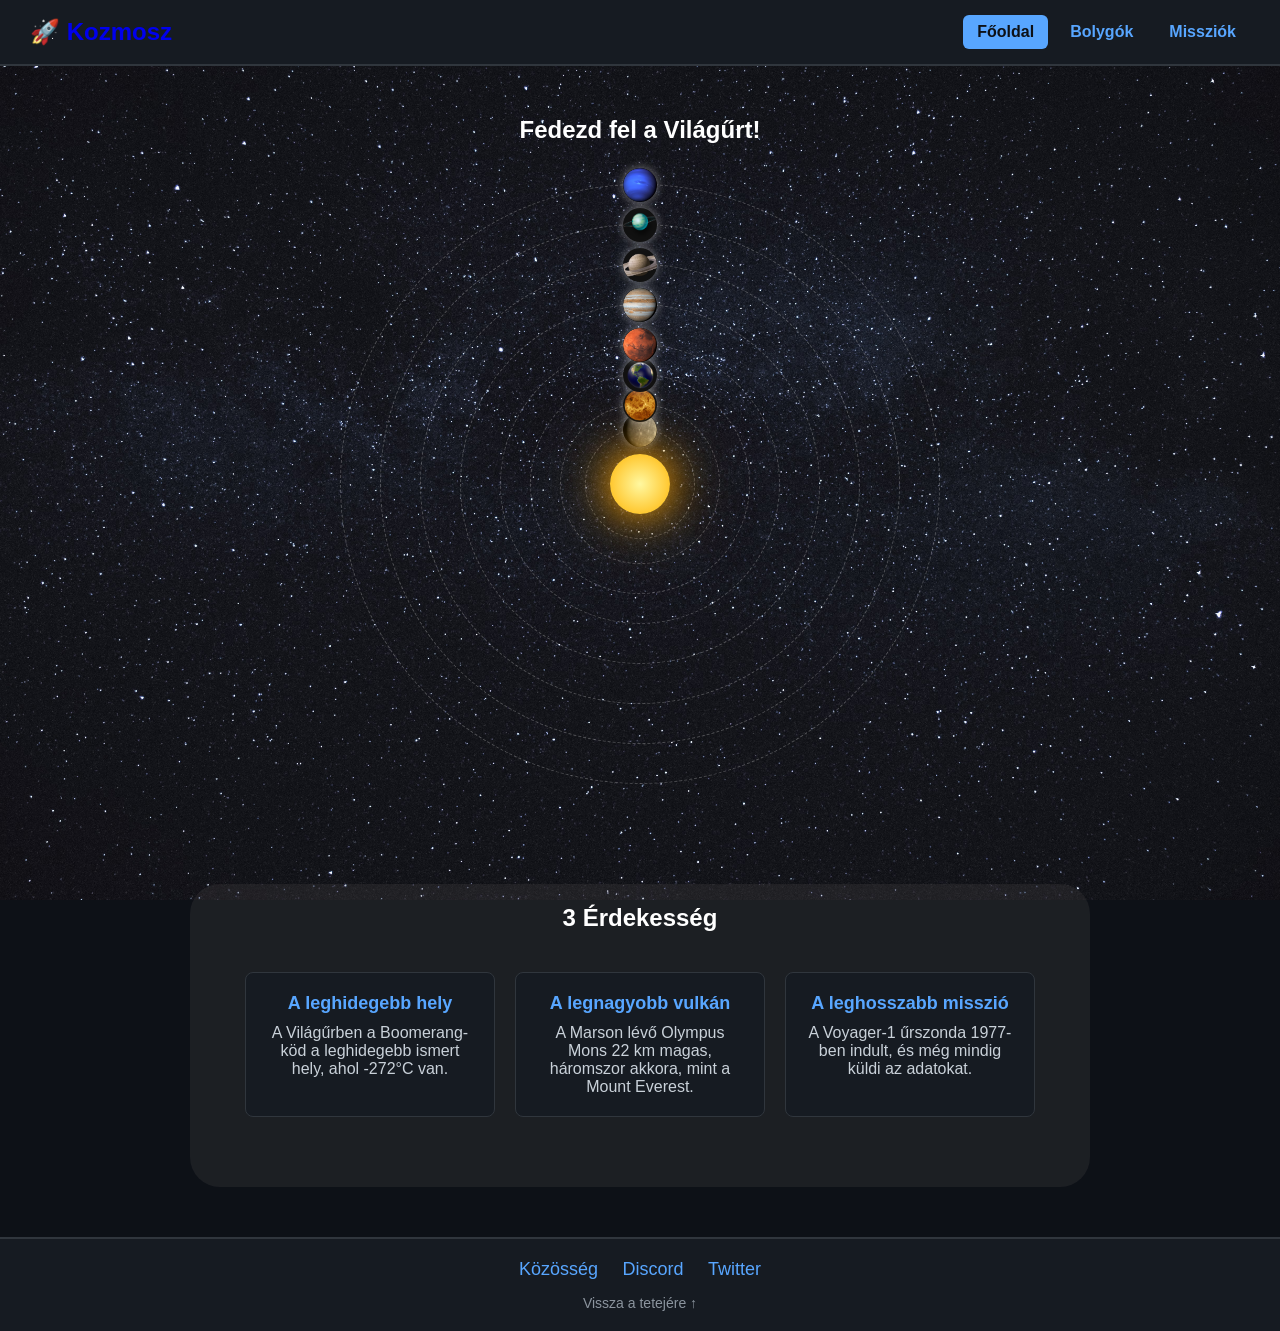
<file: index.html>
<!DOCTYPE html>
<html lang="hu">
<head>
    <meta charset="UTF-8">
    <meta name="viewport" content="width=device-width, initial-scale=1.0">
    <title>Kozmikus Áttekintés</title>
    <link rel="icon" type="image/png" href="kepek/icon.png">
    <link rel="stylesheet" href="kozos.css">
    <link rel="stylesheet" href="index.css">
</head>
<body>
    <header>
        <a href="index.html" class="logo">🚀 Kozmosz</a>
        <input type="checkbox" id="menu-toggle" class="menu-toggle">
        <label for="menu-toggle" class="hamburger" aria-label="Menü megnyitása">
            <span></span><span></span><span></span>
        </label>
        <nav>
            <ul>
                <li><a href="index.html" class="active">Főoldal</a></li>
                <li><a href="planets.html">Bolygók</a></li>
                <li><a href="missions.html">Missziók</a></li>
            </ul>
        </nav>
    </header>

    <main>
        <section class="hero">
            <h1>Fedezd fel a Világűrt!</h1>

            <div class="naprendszer">
                <div class="nap"></div>
                <div class="palya palya1"><div class="bolygo"><img src="images/mercury.png" alt="Merkúr"></div></div>
                <div class="palya palya2"><div class="bolygo"><img src="images/venus.png" alt="Vénusz"></div></div>
                <div class="palya palya3"><div class="bolygo"><img src="images/earth.png" alt="Föld"></div></div>
                <div class="palya palya4"><div class="bolygo"><img src="images/mars.png" alt="Mars"></div></div>
                <div class="palya palya5"><div class="bolygo"><img src="images/jupiter.png" alt="Jupiter"></div></div>
                <div class="palya palya6"><div class="bolygo"><img src="images/saturn.png" alt="Szaturnusz"></div></div>
                <div class="palya palya7"><div class="bolygo"><img src="images/Uranus.png" alt="Uránusz"></div></div>
                <div class="palya palya8"><div class="bolygo"><img src="images/neptune.png" alt="Neptunusz"></div></div>
            </div>
        </section>

        <div class="erdekessegkont">
            <section class="erdekessegek">
                <h2>3 Érdekesség</h2>
                <div class="kartya-doboz">
                    <div class="kartya">
                        <h3>A leghidegebb hely</h3>
                        <p>A Világűrben a Boomerang-köd a leghidegebb ismert hely, ahol -272°C van.</p>
                    </div>
                    <div class="kartya">
                        <h3>A legnagyobb vulkán</h3>
                        <p>A Marson lévő Olympus Mons 22 km magas, háromszor akkora, mint a Mount Everest.</p>
                    </div>
                    <div class="kartya">
                        <h3>A leghosszabb misszió</h3>
                        <p>A Voyager-1 űrszonda 1977-ben indult, és még mindig küldi az adatokat.</p>
                    </div>
                </div>
            </section>
        </div>
    </main>

    <footer>
        <div>
            <a href="#">Közösség</a>
            <a href="#">Discord</a>
            <a href="#">Twitter</a>
        </div>
        <a href="#" class="back-to-top">Vissza a tetejére ↑</a>
    </footer>
</body>
</html>
</file>
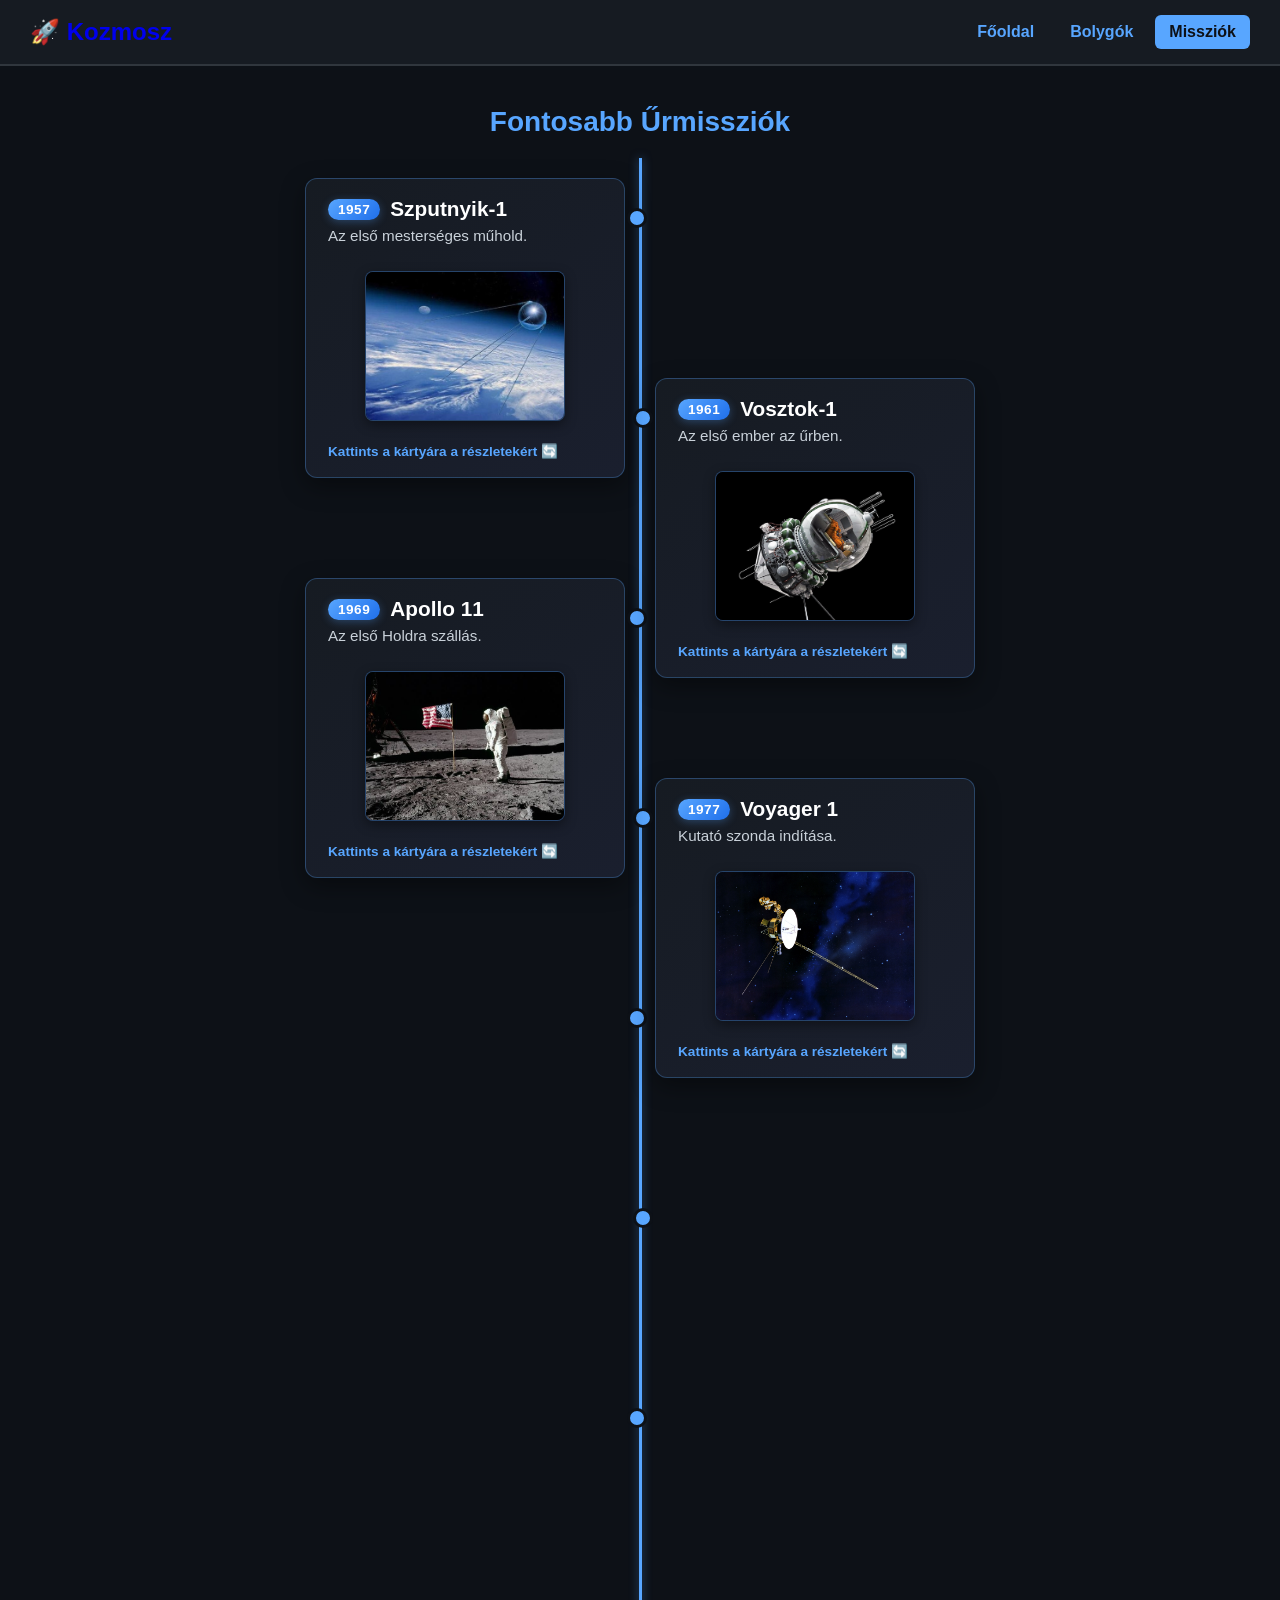
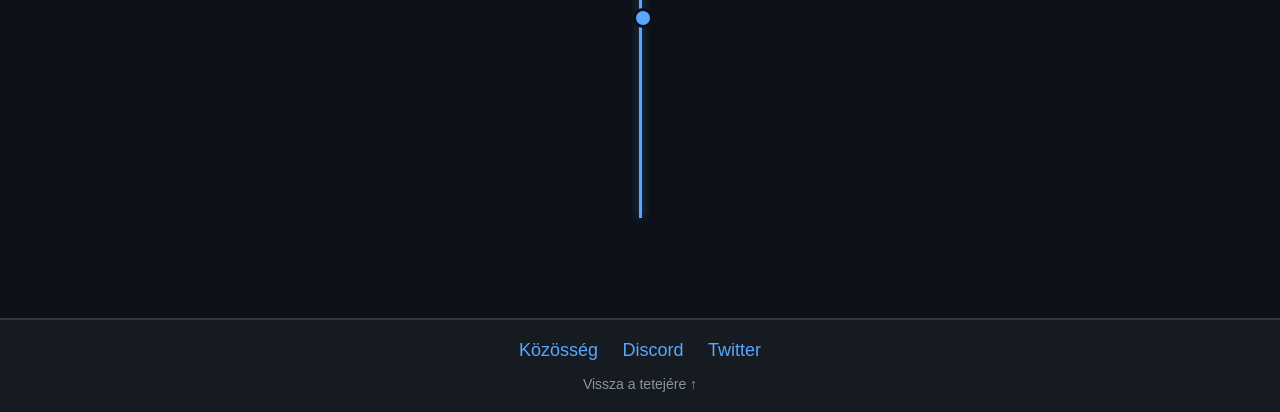
<file: missions.html>
<!DOCTYPE html>
<html lang="hu">
<head>
    <meta charset="UTF-8">
    <meta name="viewport" content="width=device-width, initial-scale=1.0">
    <title>Missziók</title>
    <link rel="icon" type="image/png" href="kepek/icon.png">
    <link rel="stylesheet" href="kozos.css">
    <link rel="stylesheet" href="missions.css">
</head>
<body>

    <header>
        <a href="index.html" class="logo">🚀 Kozmosz</a>
        <input type="checkbox" id="menu-toggle" class="menu-toggle">
        <label for="menu-toggle" class="hamburger" aria-label="Menü megnyitása">
            <span></span><span></span><span></span>
        </label>
        <nav>
            <ul>
                <li><a href="index.html">Főoldal</a></li>
                <li><a href="planets.html">Bolygók</a></li>
                <li><a href="missions.html" class="active">Missziók</a></li>
            </ul>
        </nav>
    </header>

    <main>
        <h2>Fontosabb Űrmissziók</h2>

        <div class="idovonal">

            <div class="misszio" onclick="this.classList.toggle('flipped')" tabindex="0">
                <div class="misszio-inner">
                    <div class="misszio-front">
                        <div class="card-text-top">
                            <h2><span class="misszio-ev">1957</span> Szputnyik-1</h2>
                            <p>Az első mesterséges műhold.</p>
                        </div>
                        <div class="misszio-img-container">
                            <img src="images/szputnyik.jpeg" alt="Szputnyik-1 műhold" class="misszio-img">
                        </div>
                        <div class="flip-hint">Kattints a kártyára a részletekért 🔄</div>
                    </div>
                    <div class="misszio-back">
                        <div>
                            <h3>Szputnyik-1 Részletek</h3>
                            <p>A Szovjetunió által fellőtt gömb alakú műhold volt az első ember alkotta tárgy, amely Föld körüli pályára állt, elindítva az űrkorszakot.</p>
                        </div>
                        <div class="back-footer">Kattints az újbóli megfordításhoz ↩️</div>
                    </div>
                </div>
            </div>

            <div class="misszio" onclick="this.classList.toggle('flipped')" tabindex="0">
                <div class="misszio-inner">
                    <div class="misszio-front">
                        <div class="card-text-top">
                            <h2><span class="misszio-ev">1961</span> Vosztok-1</h2>
                            <p>Az első ember az űrben.</p>
                        </div>
                        <div class="misszio-img-container">
                            <img src="images/vostok_graphic.jpg" alt="Vosztok-1 űrhajó" class="misszio-img">
                        </div>
                        <div class="flip-hint">Kattints a kártyára a részletekért 🔄</div>
                    </div>
                    <div class="misszio-back">
                        <div>
                            <h3>Vosztok-1 Részletek</h3>
                            <p>Jurij Gagarin szovjet űrhajós volt az első ember, aki kijutott a világűrbe és megkerülte a Földet a Vosztok-1 fedélzetén.</p>
                        </div>
                        <div class="back-footer">Kattints az újbóli megfordításhoz ↩️</div>
                    </div>
                </div>
            </div>

            <div class="misszio" onclick="this.classList.toggle('flipped')" tabindex="0">
                <div class="misszio-inner">
                    <div class="misszio-front">
                        <div class="card-text-top">
                            <h2><span class="misszio-ev">1969</span> Apollo 11</h2>
                            <p>Az első Holdra szállás.</p>
                        </div>
                        <div class="misszio-img-container">
                            <img src="images/apollo-11.jpg" alt="Apollo 11 Holdkomp" class="misszio-img">
                        </div>
                        <div class="flip-hint">Kattints a kártyára a részletekért 🔄</div>
                    </div>
                    <div class="misszio-back">
                        <div>
                            <h3>Apollo 11 Részletek</h3>
                            <p>Neil Armstrong és Buzz Aldrin léptek először a Holdra. Ők voltak az első emberek, akik egy másik égitesten jártak.</p>
                        </div>
                        <div class="back-footer">Kattints az újbóli megfordításhoz ↩️</div>
                    </div>
                </div>
            </div>

            <div class="misszio" onclick="this.classList.toggle('flipped')" tabindex="0">
                <div class="misszio-inner">
                    <div class="misszio-front">
                        <div class="card-text-top">
                            <h2><span class="misszio-ev">1977</span> Voyager 1</h2>
                            <p>Kutató szonda indítása.</p>
                        </div>
                        <div class="misszio-img-container">
                            <img src="images/Voyager_spacecraft.jpg" alt="Voyager 1 szonda" class="misszio-img">
                        </div>
                        <div class="flip-hint">Kattints a kártyára a részletekért 🔄</div>
                    </div>
                    <div class="misszio-back">
                        <div>
                            <h3>Voyager 1 Részletek</h3>
                            <p>Ez a szonda jutott a legmesszebbre a Földtől, már elhagyta a mi naprendszerünket is, és jelenleg is küld adatokat az csillagközi térből.</p>
                        </div>
                        <div class="back-footer">Kattints az újbóli megfordításhoz ↩️</div>
                    </div>
                </div>
            </div>

            <div class="misszio" onclick="this.classList.toggle('flipped')" tabindex="0">
                <div class="misszio-inner">
                    <div class="misszio-front">
                        <div class="card-text-top">
                            <h2><span class="misszio-ev">1990</span> Hubble távcső</h2>
                            <p>Optikai űrtávcső Föld körüli pályán.</p>
                        </div>
                        <div class="misszio-img-container">
                            <img src="images/hubble.jpg" alt="Hubble űrtávcső" class="misszio-img">
                        </div>
                        <div class="flip-hint">Kattints a kártyára a részletekért 🔄</div>
                    </div>
                    <div class="misszio-back">
                        <div>
                            <h3>Hubble Részletek</h3>
                            <p>Az egyik leghíresebb űrteleszkóp, amely több százezer lenyűgöző képet készített galaxisokról, ködökről és távoli bolygókról.</p>
                        </div>
                        <div class="back-footer">Kattints az újbóli megfordításhoz ↩️</div>
                    </div>
                </div>
            </div>

            <div class="misszio" onclick="this.classList.toggle('flipped')" tabindex="0">
                <div class="misszio-inner">
                    <div class="misszio-front">
                        <div class="card-text-top">
                            <h2><span class="misszio-ev">1998</span> Nemzetközi Űrállomás</h2>
                            <p>Állandó kutatóbázis a Föld körül.</p>
                        </div>
                        <div class="misszio-img-container">
                            <img src="images/iss.webp" alt="Nemzetközi Űrállomás ISS" class="misszio-img">
                        </div>
                        <div class="flip-hint">Kattints a kártyára a részletekért 🔄</div>
                    </div>
                    <div class="misszio-back">
                        <div>
                            <h3>ISS Részletek</h3>
                            <p>Több nemzet együttműködésével épült mikrogravitációs laboratórium, ahol 2000 óta folyamatosan élnek és dolgoznak űrhajósok.</p>
                        </div>
                        <div class="back-footer">Kattints az újbóli megfordításhoz ↩️</div>
                    </div>
                </div>
            </div>

            <div class="misszio" onclick="this.classList.toggle('flipped')" tabindex="0">
                <div class="misszio-inner">
                    <div class="misszio-front">
                        <div class="card-text-top">
                            <h2><span class="misszio-ev">2012</span> Curiosity rover</h2>
                            <p>A Mars felszínének kutatása.</p>
                        </div>
                        <div class="misszio-img-container">
                            <img src="images/Curiosity rover.jfif" alt="Curiosity marsjáró" class="misszio-img">
                        </div>
                        <div class="flip-hint">Kattints a kártyára a részletekért 🔄</div>
                    </div>
                    <div class="misszio-back">
                        <div>
                            <h3>Curiosity Részletek</h3>
                            <p>A NASA marsjárója a Gale-kráterben landolt, és bebizonyította, hogy a Marson egykor jelen lehettek az élet feltételei.</p>
                        </div>
                        <div class="back-footer">Kattints az újbóli megfordításhoz ↩️</div>
                    </div>
                </div>
            </div>

            <div class="misszio" onclick="this.classList.toggle('flipped')" tabindex="0">
                <div class="misszio-inner">
                    <div class="misszio-front">
                        <div class="card-text-top">
                            <h2><span class="misszio-ev">2021</span> James Webb</h2>
                            <p>Új generációs űrtávcső.</p>
                        </div>
                        <div class="misszio-img-container">
                            <img src="images/James_Webb_Space_Telescope.jpg" alt="James Webb űrtávcső" class="misszio-img">
                        </div>
                        <div class="flip-hint">Kattints a kártyára a részletekért 🔄</div>
                    </div>
                    <div class="misszio-back">
                        <div>
                            <h3>James Webb Részletek</h3>
                            <p>Az eddigi legfejlettebb infravörös űrtávcső, amely az univerzum legelső galaxisait és exobolygók légkörét vizsgálja.</p>
                        </div>
                        <div class="back-footer">Kattints az újbóli megfordításhoz ↩️</div>
                    </div>
                </div>
            </div>

        </div>
    </main>

    <footer>
        <div>
            <a href="#">Közösség</a>
            <a href="#">Discord</a>
            <a href="#">Twitter</a>
        </div>
        <a href="#" class="back-to-top">Vissza a tetejére ↑</a>
    </footer>

</body>
</html>
</file>
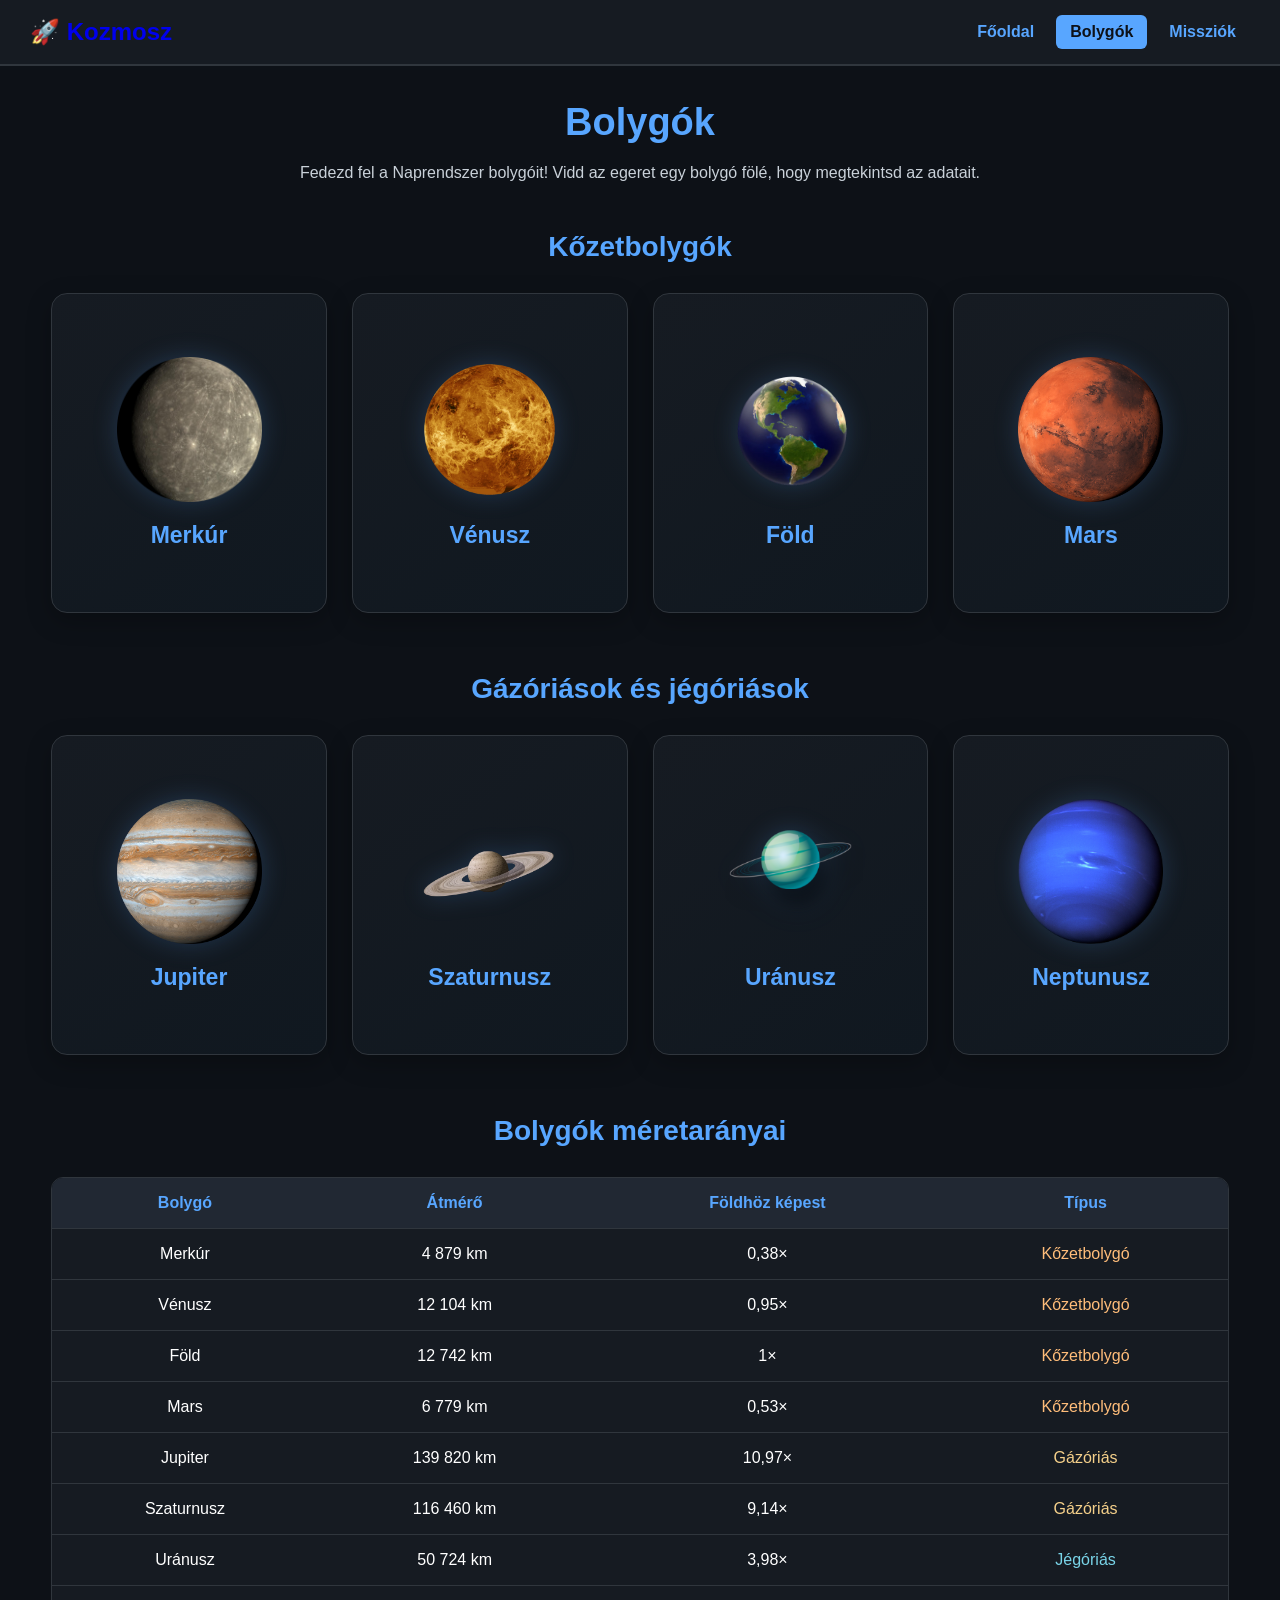
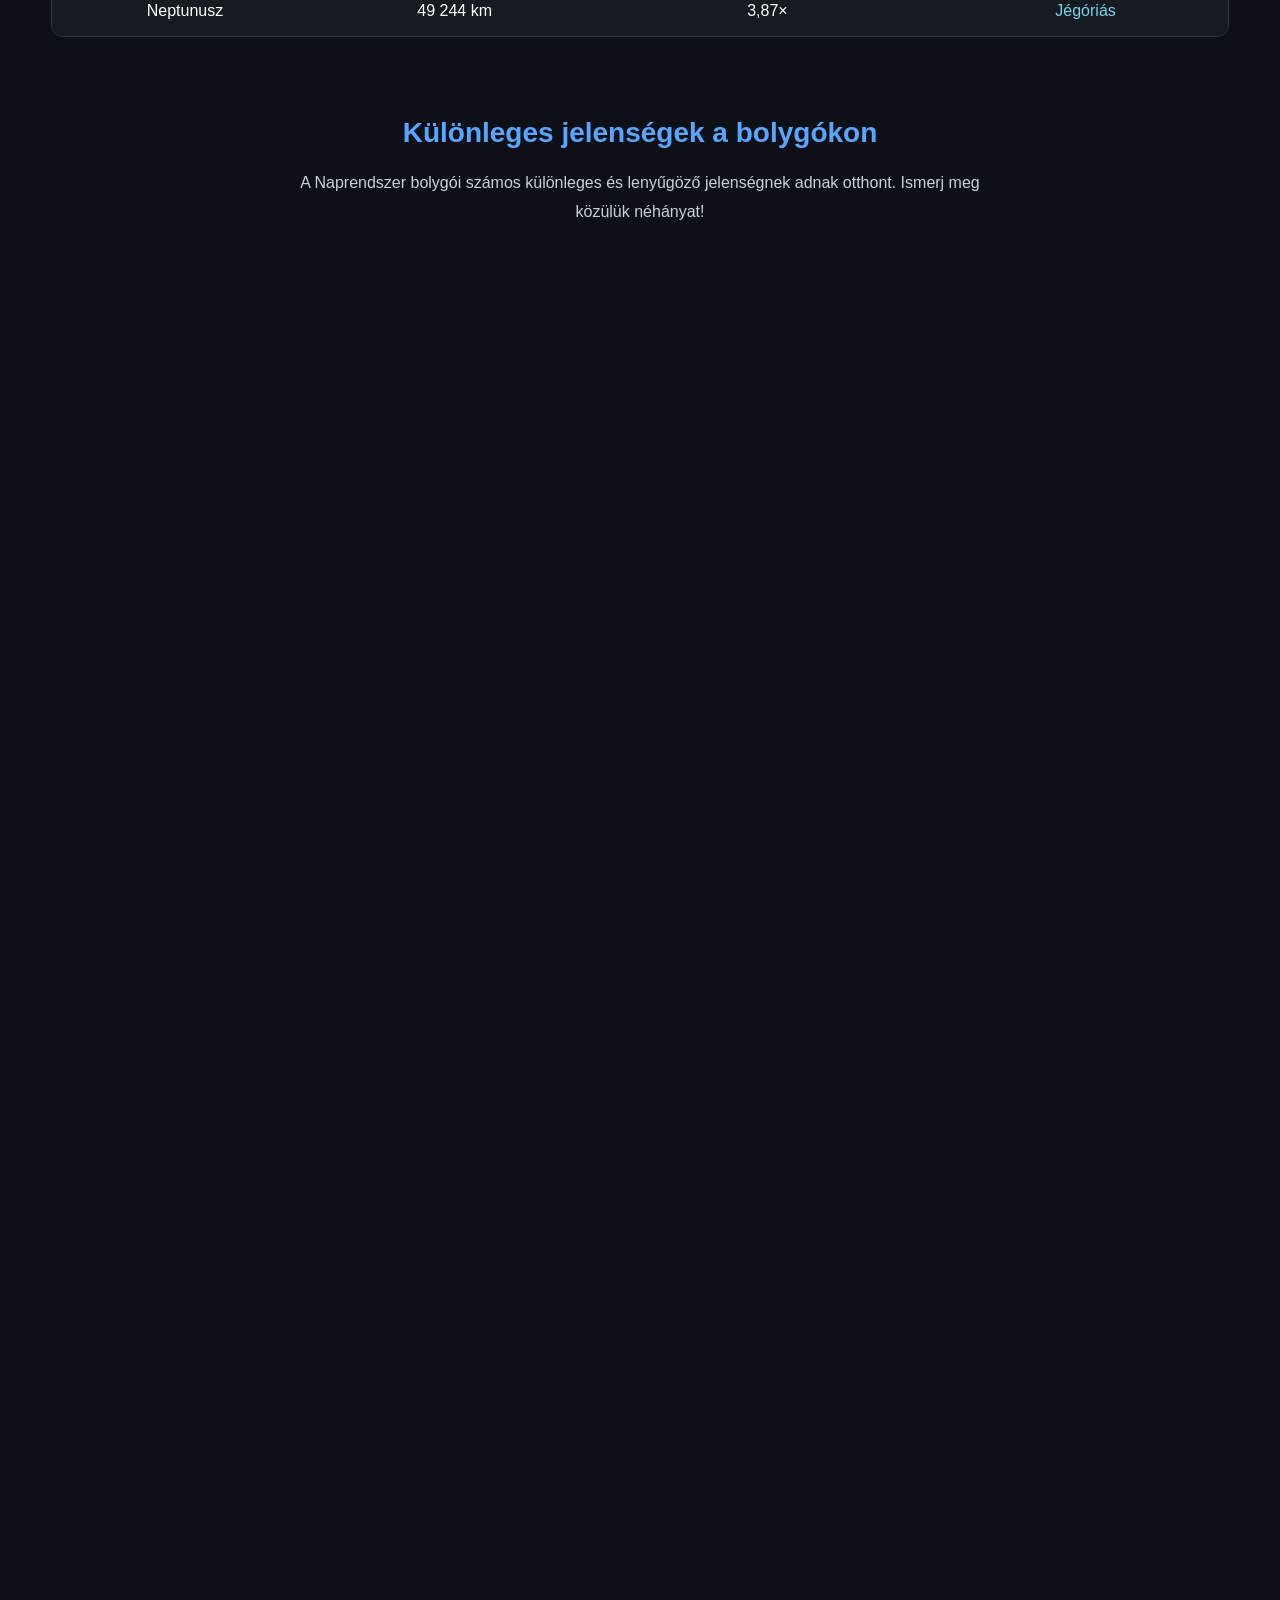
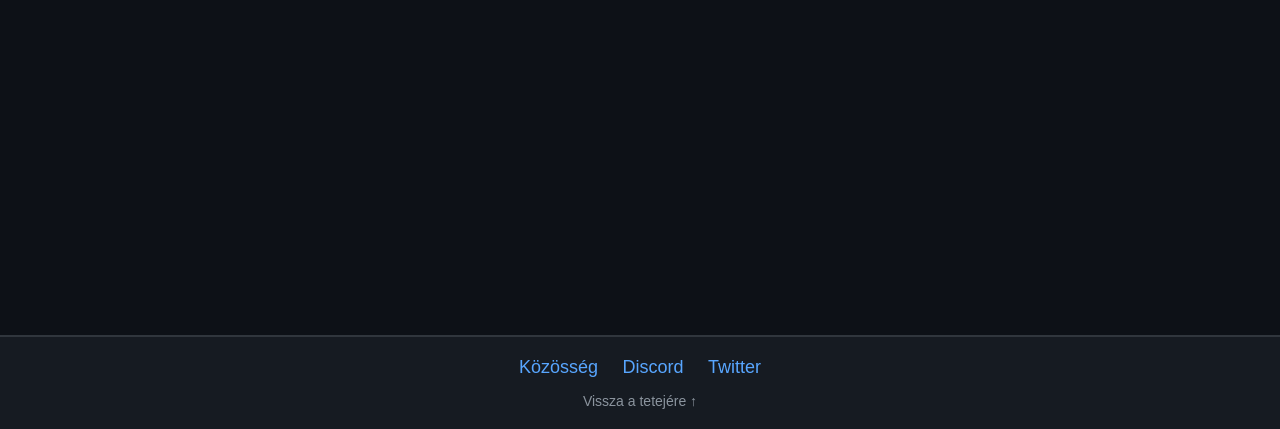
<file: planets.html>
<!DOCTYPE html>
<html lang="hu">

<head>
    <meta charset="UTF-8">
    <meta name="viewport" content="width=device-width, initial-scale=1.0">
    <title>Bolygók</title>
    <link rel="icon" type="image/png" href="kepek/icon.png">
    <link rel="stylesheet" href="kozos.css">
    <link rel="stylesheet" href="planets.css">
</head>

<body>
    <header>
        <a href="index.html" class="logo">🚀 Kozmosz</a>
        <input type="checkbox" id="menu-toggle" class="menu-toggle">
        <label for="menu-toggle" class="hamburger" aria-label="Menü megnyitása">
            <span></span><span></span><span></span>
        </label>
        <nav>
            <ul>
                <li><a href="index.html">Főoldal</a></li>
                <li><a href="planets.html" class="active">Bolygók</a></li>
                <li><a href="missions.html">Missziók</a></li>
            </ul>
        </nav>
    </header>

    <main>
        <h1>Bolygók</h1>
        <p>Fedezd fel a Naprendszer bolygóit! Vidd az egeret egy bolygó fölé, hogy megtekintsd az adatait.</p>

        <section class="planet-section">
            <h2>Kőzetbolygók</h2>
            <div class="planet-grid">
                <div class="planet-card">
                    <div class="card-inner">
                        <div class="card-front"> <img src="images/mercury.png" alt="Merkúr" class="planet-image">
                            <h3>Merkúr</h3>
                        </div>
                        <div class="card-back">
                            <h3>Merkúr</h3>
                            <table class="planet-info">
                                <tr>
                                    <td>Átmérő</td>
                                    <td>4 879 km</td>
                                </tr>
                                <tr>
                                    <td>Hőmérséklet</td>
                                    <td>167 °C</td>
                                </tr>
                                <tr>
                                    <td>Holdak száma</td>
                                    <td>0</td>
                                </tr>
                                <tr>
                                    <td>Naptól való távolság</td>
                                    <td>57,9 millió km</td>
                                </tr>
                            </table>
                        </div>
                    </div>
                </div>
                <div class="planet-card">
                    <div class="card-inner">
                        <div class="card-front"> <img src="images/venus.png" alt="Vénusz" class="planet-image">
                            <h3>Vénusz</h3>
                        </div>
                        <div class="card-back">
                            <h3>Vénusz</h3>
                            <table class="planet-info">
                                <tr>
                                    <td>Átmérő</td>
                                    <td>12 104 km</td>
                                </tr>
                                <tr>
                                    <td>Hőmérséklet</td>
                                    <td>464 °C</td>
                                </tr>
                                <tr>
                                    <td>Holdak száma</td>
                                    <td>0</td>
                                </tr>
                                <tr>
                                    <td>Naptól való távolság</td>
                                    <td>108,2 millió km</td>
                                </tr>
                            </table>
                        </div>
                    </div>
                </div>
                <div class="planet-card">
                    <div class="card-inner">
                        <div class="card-front"> <img src="images/earth.png" alt="Föld" class="planet-image">
                            <h3>Föld</h3>
                        </div>
                        <div class="card-back">
                            <h3>Föld</h3>
                            <table class="planet-info">
                                <tr>
                                    <td>Átmérő</td>
                                    <td>12 742 km</td>
                                </tr>
                                <tr>
                                    <td>Hőmérséklet</td>
                                    <td>15 °C</td>
                                </tr>
                                <tr>
                                    <td>Holdak száma</td>
                                    <td>1</td>
                                </tr>
                                <tr>
                                    <td>Naptól való távolság</td>
                                    <td>149,6 millió km</td>
                                </tr>
                            </table>
                        </div>
                    </div>
                </div>
                <div class="planet-card">
                    <div class="card-inner">
                        <div class="card-front"> <img src="images/mars.png" alt="Mars" class="planet-image">
                            <h3>Mars</h3>
                        </div>
                        <div class="card-back">
                            <h3>Mars</h3>
                            <table class="planet-info">
                                <tr>
                                    <td>Átmérő</td>
                                    <td>6 779 km</td>
                                </tr>
                                <tr>
                                    <td>Hőmérséklet</td>
                                    <td>-63 °C</td>
                                </tr>
                                <tr>
                                    <td>Holdak száma</td>
                                    <td>2</td>
                                </tr>
                                <tr>
                                    <td>Naptól való távolság</td>
                                    <td>227,9 millió km</td>
                                </tr>
                            </table>
                        </div>
                    </div>
                </div>
            </div>
        </section>

        <section class="planet-section">
            <h2>Gázóriások és jégóriások</h2>
            <div class="planet-grid">
                <div class="planet-card">
                    <div class="card-inner">
                        <div class="card-front"> <img src="images/jupiter.png" alt="Jupiter" class="planet-image">
                            <h3>Jupiter</h3>
                        </div>
                        <div class="card-back">
                            <h3>Jupiter</h3>
                            <table class="planet-info">
                                <tr>
                                    <td>Átmérő</td>
                                    <td>139 820 km</td>
                                </tr>
                                <tr>
                                    <td>Hőmérséklet</td>
                                    <td>-110 °C</td>
                                </tr>
                                <tr>
                                    <td>Holdak száma</td>
                                    <td>95</td>
                                </tr>
                                <tr>
                                    <td>Naptól való távolság</td>
                                    <td>778,5 millió km</td>
                                </tr>
                            </table>
                        </div>
                    </div>
                </div>
                <div class="planet-card">
                    <div class="card-inner">
                        <div class="card-front"> <img src="images/saturn.png" alt="Szaturnusz" class="planet-image">
                            <h3>Szaturnusz</h3>
                        </div>
                        <div class="card-back">
                            <h3>Szaturnusz</h3>
                            <table class="planet-info">
                                <tr>
                                    <td>Átmérő</td>
                                    <td>116 460 km</td>
                                </tr>
                                <tr>
                                    <td>Hőmérséklet</td>
                                    <td>-140 °C</td>
                                </tr>
                                <tr>
                                    <td>Holdak száma</td>
                                    <td>146</td>
                                </tr>
                                <tr>
                                    <td>Naptól való távolság</td>
                                    <td>1,43 milliárd km</td>
                                </tr>
                            </table>
                        </div>
                    </div>
                </div>
                <div class="planet-card">
                    <div class="card-inner">
                        <div class="card-front"> <img src="images/Uranus.png" alt="Uránusz" class="planet-image">
                            <h3>Uránusz</h3>
                        </div>
                        <div class="card-back">
                            <h3>Uránusz</h3>
                            <table class="planet-info">
                                <tr>
                                    <td>Átmérő</td>
                                    <td>50 724 km</td>
                                </tr>
                                <tr>
                                    <td>Hőmérséklet</td>
                                    <td>-195 °C</td>
                                </tr>
                                <tr>
                                    <td>Holdak száma</td>
                                    <td>28</td>
                                </tr>
                                <tr>
                                    <td>Naptól való távolság</td>
                                    <td>2,87 milliárd km</td>
                                </tr>
                            </table>
                        </div>
                    </div>
                </div>
                <div class="planet-card">
                    <div class="card-inner">
                        <div class="card-front"> <img src="images/neptune.png" alt="Neptunusz" class="planet-image">
                            <h3>Neptunusz</h3>
                        </div>
                        <div class="card-back">
                            <h3>Neptunusz</h3>
                            <table class="planet-info">
                                <tr>
                                    <td>Átmérő</td>
                                    <td>49 244 km</td>
                                </tr>
                                <tr>
                                    <td>Hőmérséklet</td>
                                    <td>-200 °C</td>
                                </tr>
                                <tr>
                                    <td>Holdak száma</td>
                                    <td>16</td>
                                </tr>
                                <tr>
                                    <td>Naptól való távolság</td>
                                    <td>4,50 milliárd km</td>
                                </tr>
                            </table>
                        </div>
                    </div>
                </div>
            </div>
        </section>

        <section class="planet-section">
            <h2>Bolygók méretarányai</h2>
            <div class="comparison-container">
                <table class="comparison-table">
                    <thead>
                        <tr>
                            <th>Bolygó</th>
                            <th>Átmérő</th>
                            <th>Földhöz képest</th>
                            <th>Típus</th>
                        </tr>
                    </thead>
                    <tbody>
                        <tr>
                            <td>Merkúr</td>
                            <td>4 879 km</td>
                            <td>0,38×</td>
                            <td class="rocky"> Kőzetbolygó </td>
                        </tr>
                        <tr>
                            <td>Vénusz</td>
                            <td>12 104 km</td>
                            <td>0,95×</td>
                            <td class="rocky"> Kőzetbolygó </td>
                        </tr>
                        <tr>
                            <td>Föld</td>
                            <td>12 742 km</td>
                            <td>1×</td>
                            <td class="rocky"> Kőzetbolygó </td>
                        </tr>
                        <tr>
                            <td>Mars</td>
                            <td>6 779 km</td>
                            <td>0,53×</td>
                            <td class="rocky"> Kőzetbolygó </td>
                        </tr>
                        <tr>
                            <td>Jupiter</td>
                            <td>139 820 km</td>
                            <td>10,97×</td>
                            <td class="gas"> Gázóriás </td>
                        </tr>
                        <tr>
                            <td>Szaturnusz</td>
                            <td>116 460 km</td>
                            <td>9,14×</td>
                            <td class="gas"> Gázóriás </td>
                        </tr>
                        <tr>
                            <td>Uránusz</td>
                            <td>50 724 km</td>
                            <td>3,98×</td>
                            <td class="ice"> Jégóriás </td>
                        </tr>
                        <tr>
                            <td>Neptunusz</td>
                            <td>49 244 km</td>
                            <td>3,87×</td>
                            <td class="ice"> Jégóriás </td>
                        </tr>
                    </tbody>
                </table>
            </div>
        </section>

        <section class="planet-section phenomena-section" id="jelensegek">
            <h2>Különleges jelenségek a bolygókon</h2>

            <p class="phenomena-intro">
                A Naprendszer bolygói számos különleges és lenyűgöző
                jelenségnek adnak otthont. Ismerj meg közülük néhányat!
            </p>

            <div class="phenomenon">
                <div class="phenomenon-image">
                    <img src="images/jupiter.png" alt="A Jupiter bolygó">
                </div>

                <div class="phenomenon-text">
                    <span class="phenomenon-number">01 / JUPITER</span>
                    <h3>A Nagy Vörös Folt</h3>
                    <p>
                        A Jupiter híres Nagy Vörös Foltja egy hatalmas,
                        tartós légköri vihar. Mérete és alakja idővel
                        változik, miközben a bolygó légkörében örvénylik.
                    </p>
                    <div class="phenomenon-line"></div>
                </div>
            </div>

            <div class="phenomenon reverse">
                <div class="phenomenon-image">
                    <img src="images/saturn.png" alt="A Szaturnusz és gyűrűi">
                </div>

                <div class="phenomenon-text">
                    <span class="phenomenon-number">02 / SZATURNUSZ</span>
                    <h3>A bolygó gyűrűrendszere</h3>
                    <p>
                        A Szaturnusz látványos gyűrűi főként jégből és
                        kőzetdarabokból állnak. Bár távolról egybefüggő
                        korongnak tűnnek, valójában számtalan apró részecske
                        alkotja őket.
                    </p>
                    <div class="phenomenon-line"></div>
                </div>
            </div>

            <div class="phenomenon">
                <div class="phenomenon-image">
                    <img src="images/Uranus.png" alt="Az Uránusz kékeszöld bolygója">
                </div>

                <div class="phenomenon-text">
                    <span class="phenomenon-number">03 / URÁNUSZ</span>
                    <h3>Egy különös tengelyferdeség</h3>
                    <p>
                        Az Uránusz forgástengelye rendkívül nagy szögben
                        dől meg. Emiatt a bolygó forgása egészen szokatlan
                        a Naprendszer többi bolygójához képest.
                    </p>
                    <div class="phenomenon-line"></div>
                </div>
            </div>
        </section>
    </main>

    <footer>
        <div>
            <a href="#">Közösség</a>
            <a href="#">Discord</a>
            <a href="#">Twitter</a>
        </div>
        <a href="#" class="back-to-top">Vissza a tetejére ↑</a>
    </footer>
</body>

</html>
</file>
<file: kozos.css>
* {
    margin: 0;
    padding: 0;
    box-sizing: border-box;
    font-family: Arial, sans-serif;
}

html {
    scroll-behavior: smooth;
}

body {
    background-color: #0d1117;
    color: #ffffff;
    min-height: 100vh;
    display: flex;
    flex-direction: column;
    overflow-x: hidden;
}

main {
    flex: 1;
}

header {
    background-color: #161b22;
    padding: 15px 30px;
    display: flex;
    justify-content: space-between;
    align-items: center;
    flex-wrap: wrap;
    border-bottom: 2px solid #30363d;
    gap: 10px;
}

.logo {
    font-size: 24px;
    font-weight: bold;
    text-decoration: none;
    animation: szin 7s infinite linear;
}

@keyframes szin {
    0%   { color: #00f0ff; }
    33%  { color: #7000ff; }
    66%  { color: #ff007f; }
    100% { color: #00f0ff; }
}

.menu-toggle {
    display: none;
}

.hamburger {
    display: none;
    flex-direction: column;
    justify-content: center;
    gap: 5px;
    cursor: pointer;
    padding: 8px 6px;
    border-radius: 6px;
    transition: background-color 0.3s;
}

.hamburger:hover {
    background-color: #21262d;
}

.hamburger span {
    display: block;
    width: 26px;
    height: 3px;
    background-color: #58a6ff;
    border-radius: 2px;
    transition: transform 0.3s ease, opacity 0.3s ease;
}

nav ul {
    list-style-type: none;
    display: flex;
    gap: 8px;
}

nav ul li {
    font-weight: bold;
}

nav ul li a {
    color: #58a6ff;
    text-decoration: none;
    padding: 8px 14px;
    border-radius: 6px;
    transition: 0.3s;
    display: block;
}

nav ul li a:hover {
    background-color: #ffffff;
    color: #003688;
}

nav ul li a.active {
    background-color: #58a6ff;
    color: #0d1117;
}

footer {
    background-color: #161b22;
    text-align: center;
    padding: 20px;
    margin-top: 50px;
    border-top: 2px solid #30363d;
}

footer a {
    color: #58a6ff;
    text-decoration: none;
    margin: 0 10px;
    font-size: 18px;
    display: inline-block;
    transition: 0.3s;
}

footer a:hover {
    color: #ffffff;
    transform: scale(1.1);
}

.back-to-top {
    display: block;
    margin-top: 15px;
    font-size: 14px;
    color: #8b949e !important;
}

.back-to-top:hover {
    color: #ffffff !important;
}

@media (max-width: 768px) {
    header {
        padding: 12px 18px;
    }

    .logo {
        font-size: 20px;
    }

    .hamburger {
        display: flex;
    }

    nav {
        width: 100%;
        max-height: 0;
        overflow: hidden;
        transition: max-height 0.35s ease;
    }

    .menu-toggle:checked ~ nav {
        max-height: 320px;
    }

    nav ul {
        flex-direction: column;
        gap: 6px;
        padding-top: 12px;
    }

    nav ul li {
        margin: 0;
    }

    nav ul li a {
        text-align: center;
        padding: 12px;
    }

    .menu-toggle:checked ~ .hamburger span:nth-child(1) {
        transform: translateY(8px) rotate(45deg);
    }
    .menu-toggle:checked ~ .hamburger span:nth-child(2) {
        opacity: 0;
    }
    .menu-toggle:checked ~ .hamburger span:nth-child(3) {
        transform: translateY(-8px) rotate(-45deg);
    }
}
</file>
<file: index.css>
main {
    background-image: url('kepek/background.jpg');
    background-size: cover;
    background-position: center;
    background-attachment: fixed;
}

.hero {
    text-align: center;
    padding: 50px 20px;
    display: flex;
    flex-direction: column;
    align-items: center;
}

.hero h1 {
    margin-bottom: 40px;
    animation: szin 7s infinite linear;
}


.naprendszer {
    position: relative;
    width: 600px;
    height: 600px;
    flex-shrink: 0;
    transform: scale(var(--scale, 1));
    transform-origin: center center;
    margin-top: calc(-300px * (1 - var(--scale, 1)));
    margin-bottom: calc(-300px * (1 - var(--scale, 1)));
}

.nap {
    position: absolute;
    top: 50%;
    left: 50%;
    width: 60px;
    height: 60px;
    background: radial-gradient(circle, #fff8a0, #ffb300);
    border-radius: 50%;
    box-shadow: 0 0 40px orange, 0 0 80px rgba(255, 165, 0, 0.5);
    transform: translate(-50%, -50%);
    z-index: 10;
}

.palya {
    position: absolute;
    top: 50%;
    left: 50%;
    border: 1px dashed rgba(255, 255, 255, 0.25);
    border-radius: 50%;
    transform: translate(-50%, -50%);
    animation: forgas linear infinite;
}

.palya1 { width: 110px; height: 110px; animation-duration: 4s; }
.palya2 { width: 160px; height: 160px; animation-duration: 6s; }
.palya3 { width: 220px; height: 220px; animation-duration: 8s; }
.palya4 { width: 280px; height: 280px; animation-duration: 11s; }
.palya5 { width: 360px; height: 360px; animation-duration: 16s; }
.palya6 { width: 440px; height: 440px; animation-duration: 22s; }
.palya7 { width: 520px; height: 520px; animation-duration: 28s; }
.palya8 { width: 600px; height: 600px; animation-duration: 34s; }

.bolygo {
    position: absolute;
    top: 0;
    left: 50%;
    width: 34px;
    height: 34px;
    transform: translate(-50%, -50%);
    border-radius: 50%;
    overflow: hidden;
    background-color: #111;
    box-shadow: 0 0 10px rgba(255, 255, 255, 0.45);
}

.bolygo img {
    width: 100%;
    height: 100%;
    object-fit: cover;
    display: block;
    border-radius: 50%;
    pointer-events: none;
    user-select: none;
}

@keyframes forgas {
    from { transform: translate(-50%, -50%) rotate(0deg); }
    to   { transform: translate(-50%, -50%) rotate(360deg); }
}

.erdekessegkont {
    display: flex;
    justify-content: center;
    padding: 0 15px;
}

.erdekessegek {
    text-align: center;
    margin-top: 50px;
    padding-bottom: 50px;
    background-color: rgba(92, 87, 87, 0.2);
    width: 90%;
    max-width: 900px;
    border-radius: 30px;
}

.erdekessegek h2 {
    padding-top: 20px;
    margin-bottom: 20px;
    color: #ffffff;
}

.kartya-doboz {
    display: flex;
    justify-content: center;
    gap: 20px;
    flex-wrap: wrap;
    padding: 20px;
}

.kartya {
    background-color: #161b22;
    border: 1px solid #30363d;
    padding: 20px;
    width: 250px;
    max-width: 100%;
    border-radius: 8px;
    transition: 0.3s;
    color: #c9d1d9;
}

.kartya:hover {
    transform: translateY(-10px);
    border-color: #58a6ff;
    box-shadow: 0 5px 15px rgba(88, 166, 255, 0.3);
}

.kartya h3 {
    color: #58a6ff;
    margin-bottom: 10px;
    font-size: 18px;
}

@media (max-width: 700px) {
    .naprendszer { --scale: 0.85; }
}

@media (max-width: 600px) {
    .naprendszer { --scale: 0.7; }

    .hero {
        padding: 30px 15px;
    }

    .hero h1 {
        font-size: 26px;
        margin-bottom: 25px;
    }

    .erdekessegek h2 {
        font-size: 20px;
    }
}

@media (max-width: 480px) {
    .naprendszer { --scale: 0.55; }

    .hero h1 {
        font-size: 22px;
    }
}

@media (max-width: 380px) {
    .naprendszer { --scale: 0.45; }

    .hero h1 {
        font-size: 19px;
    }
}
</file>
<file: missions.css>
@keyframes pulseGlow {
    0% {
        box-shadow: 0 0 5px #58a6ff, 0 0 10px #58a6ff;
        transform: scale(1);
    }
    50% {
        box-shadow: 0 0 15px #58a6ff, 0 0 25px rgba(88, 166, 255, 0.8);
        transform: scale(1.2);
    }
    100% {
        box-shadow: 0 0 5px #58a6ff, 0 0 10px #58a6ff;
        transform: scale(1);
    }
}

@keyframes fadeInUp {
    from { opacity: 0; transform: translateY(30px); }
    to   { opacity: 1; transform: translateY(0); }
}

@keyframes floatHint {
    0%, 100% { transform: translateY(0); }
    50%      { transform: translateY(-4px); }
}

main > h2 {
    text-align: center;
    color: #58a6ff;
    margin: 40px 20px 20px;
    font-size: 28px;
}


.idovonal {
    position: relative;
    max-width: 800px;
    margin: 0 auto;
    padding: 20px 0 40px;
}

.idovonal::after {
    content: '';
    position: absolute;
    width: 3px;
    background-color: #58a6ff;
    top: 0;
    bottom: 0;
    left: 50%;
    margin-left: -1.5px;
    box-shadow: 0 0 10px rgba(88, 166, 255, 0.5);
}

.misszio {
    position: relative;
    perspective: 1000px;
    width: 50%;
    height: 300px;
    margin-bottom: -100px;
    box-sizing: border-box;
    animation: fadeInUp 0.7s cubic-bezier(0.2, 0.8, 0.2, 1) ease-out both;
    cursor: pointer;
}

.misszio:nth-child(odd) {
    left: 0;
    padding-right: 15px;
}

.misszio:nth-child(even) {
    left: 50%;
    padding-left: 15px;
}

.misszio:nth-child(1) { animation-delay: 0.1s; z-index: 8; }
.misszio:nth-child(2) { animation-delay: 0.2s; z-index: 7; }
.misszio:nth-child(3) { animation-delay: 0.3s; z-index: 6; }
.misszio:nth-child(4) { animation-delay: 0.4s; z-index: 5; }
.misszio:nth-child(5) { animation-delay: 0.5s; z-index: 4; }
.misszio:nth-child(6) { animation-delay: 0.6s; z-index: 3; }
.misszio:nth-child(7) { animation-delay: 0.7s; z-index: 2; }
.misszio:nth-child(8) { animation-delay: 0.8s; z-index: 1; }

.misszio::before {
    content: '';
    position: absolute;
    top: 30px;
    width: 14px;
    height: 14px;
    border-radius: 50%;
    background-color: #58a6ff;
    border: 3px solid #0d1117;
    z-index: 10;
    animation: pulseGlow 2.5s infinite ease-in-out;
}

.misszio:nth-child(odd)::before  { right: -7px; }
.misszio:nth-child(even)::before { left: -7px; }

.misszio-inner {
    position: relative;
    width: 100%;
    max-width: 320px;
    height: 100%;
    transition: transform 0.8s cubic-bezier(0.175, 0.885, 0.32, 1.275);
    transform-style: preserve-3d;
}

.misszio:nth-child(odd)  .misszio-inner { margin-left: auto; }
.misszio:nth-child(even) .misszio-inner { margin-right: auto; }

.misszio.flipped .misszio-inner {
    transform: rotateY(180deg);
}

.misszio-front,
.misszio-back {
    position: absolute;
    height: 100%;
    width: 100%;
    top: 0;
    left: 0;
    border-radius: 12px;
    padding: 18px 22px;
    box-sizing: border-box;
    -webkit-backface-visibility: hidden;
    backface-visibility: hidden;
    display: flex;
    flex-direction: column;
    justify-content: space-between;
}

.misszio-front {
    background: linear-gradient(145deg, #161b22, #1a1f2e);
    border: 1px solid rgba(88, 166, 255, 0.3);
    box-shadow: 0 8px 24px rgba(0, 0, 0, 0.4);
    transform: rotateY(0deg);
}

.card-text-top { margin-bottom: 4px; }

.misszio-front h2 {
    margin: 0;
    font-size: 1.3rem;
    color: #ffffff;
    display: flex;
    align-items: center;
    gap: 10px;
    flex-wrap: wrap;
}

.misszio-ev {
    background: linear-gradient(135deg, #58a6ff, #1f6feb);
    color: #ffffff;
    padding: 3px 10px;
    border-radius: 20px;
    font-size: 0.85rem;
    font-weight: bold;
    letter-spacing: 0.5px;
    box-shadow: 0 2px 8px rgba(88, 166, 255, 0.3);
}

.misszio-front p {
    margin: 6px 0 0 0;
    color: #c9d1d9;
    font-size: 0.95rem;
}

.misszio-img-container {
    display: flex;
    justify-content: center;
    align-items: center;
    height: 110px;
    margin: 4px 0;
}

.misszio-img {
    max-height: 150px;
    max-width: 100%;
    object-fit: contain;
    border-radius: 8px;
    border: 1px solid rgba(88, 166, 255, 0.35);
    background-color: rgba(5, 8, 20, 0.6);
    box-shadow: 0 4px 12px rgba(0, 0, 0, 0.4);
    position: relative;
    transition: transform 0.35s cubic-bezier(0.175, 0.885, 0.32, 1.275),
                box-shadow 0.35s ease,
                border-color 0.35s ease;
}

.misszio-img:hover {
    transform: scale(1.5);
    border-color: #58a6ff;
    box-shadow: 0 12px 30px rgba(88, 166, 255, 0.8);
    z-index: 20;
}

.flip-hint {
    font-size: 0.85rem;
    color: #58a6ff;
    font-weight: bold;
    display: flex;
    align-items: center;
    gap: 6px;
    animation: floatHint 2s infinite ease-in-out;
}

.misszio-back {
    background: linear-gradient(145deg, #0d1117, #161b22);
    border: 1px solid #58a6ff;
    box-shadow: 0 0 25px rgba(88, 166, 255, 0.35);
    transform: rotateY(180deg);
}

.misszio-back h3 {
    margin: 0 0 12px 0;
    color: #58a6ff;
    font-size: 1.2rem;
}

.misszio-back p {
    margin: 0;
    color: #e2e8f0;
    font-size: 0.95rem;
    line-height: 1.6;
}

.back-footer {
    font-size: 0.8rem;
    color: #8892b0;
    text-align: right;
    font-style: italic;
}


@media (max-width: 768px) {
    main > h2 {
        font-size: 22px;
        margin: 25px 15px 15px;
    }

    .idovonal {
        max-width: 100%;
        margin: 0;
        padding: 15px 0 40px;
    }

    .idovonal::after {
        left: 22px;
    }

    .misszio,
    .misszio:nth-child(odd),
    .misszio:nth-child(even) {
        width: 100%;
        left: 0 !important;
        height: 300px;
        min-height: 0;
        margin-bottom: 20px;
        padding-left: 45px !important;
        padding-right: 15px !important;
    }

    .misszio::before,
    .misszio:nth-child(odd)::before,
    .misszio:nth-child(even)::before {
        left: 15px !important;
        right: auto !important;
    }

    .misszio-inner {
        margin: 0 !important;
        max-width: 320px;
        height: 100%;
    }
}

@media (max-width: 380px) {
    .misszio,
    .misszio:nth-child(odd),
    .misszio:nth-child(even) {
        padding-left: 40px !important;
        padding-right: 10px !important;
    }

    .idovonal::after {
        left: 18px;
    }

    .misszio::before,
    .misszio:nth-child(odd)::before,
    .misszio:nth-child(even)::before {
        left: 11px !important;
    }
}

@media (prefers-reduced-motion: reduce) {
    .misszio,
    .misszio-inner,
    .misszio::before,
    .flip-hint {
        animation: none !important;
        transition: none !important;
    }
}

footer {
    margin-top: 100px;
}
</file>
<file: planets.css>
main {
    max-width: 1200px;
    width: 92%;
    margin: 0 auto;
    padding: 35px 0;
}

main > h1 {
    color: #58a6ff;
    text-align: center;
    font-size: 38px;
    margin-bottom: 15px;
}

main > p {
    color: #c9d1d9;
    text-align: center;
    line-height: 1.7;
    margin-bottom: 45px;
}

.planet-section {
    margin-bottom: 60px;
}

.planet-section h2 {
    color: #58a6ff;
    text-align: center;
    font-size: 28px;
    margin-bottom: 30px;
}

.planet-grid {
    display: grid;
    grid-template-columns: repeat(4, minmax(0, 1fr));
    gap: 25px;
}

.planet-card {
    height: 320px;
    perspective: 1000px;
}

.card-inner {
    position: relative;
    width: 100%;
    height: 100%;
    transition: transform 0.8s;
    transform-style: preserve-3d;
}

.planet-card:hover .card-inner {
    transform: rotateY(180deg);
}

.card-front,
.card-back {
    position: absolute;
    inset: 0;
    border: 1px solid #30363d;
    border-radius: 16px;
    background: linear-gradient(145deg, #161b22, #101820);
    box-shadow: 0 8px 25px rgba(0, 0, 0, 0.25);
    backface-visibility: hidden;
    -webkit-backface-visibility: hidden;
}

.card-front {
    display: flex;
    flex-direction: column;
    align-items: center;
    justify-content: center;
    overflow: hidden;
    transition: border-color 0.3s, box-shadow 0.3s;
}

.planet-card:hover .card-front,
.planet-card:hover .card-back {
    border-color: #58a6ff;
    box-shadow: 0 0 22px rgba(88, 166, 255, 0.18);
}

.card-front h3,
.card-back h3 {
    color: #58a6ff;
    text-align: center;
    font-size: 23px;
}

.card-front h3 {
    margin-top: 20px;
}

.planet-image {
    width: 145px;
    height: 145px;
    object-fit: contain;
    animation: planetSpin 18s linear infinite;
    filter: drop-shadow(0 0 12px rgba(88, 166, 255, 0.2));
}

@keyframes planetSpin {
    from { transform: rotate(0deg); }
    to   { transform: rotate(360deg); }
}

.card-back {
    transform: rotateY(180deg);
    padding: 18px;
    display: flex;
    flex-direction: column;
    justify-content: center;
}

.card-back h3 {
    margin-bottom: 20px;
}

.planet-info {
    width: 100%;
    border-collapse: collapse;
    font-size: 14px;
}

.planet-info tr {
    border-bottom: 1px solid #30363d;
}

.planet-info tr:last-child {
    border-bottom: none;
}

.planet-info td {
    padding: 12px 4px;
    line-height: 1.4;
}

.planet-info td:first-child {
    color: #8b949e;
}

.planet-info td:last-child {
    color: #ffffff;
    text-align: right;
    font-weight: bold;
}

.comparison-container {
    overflow-x: auto;
    border: 1px solid #30363d;
    border-radius: 12px;
}

.comparison-table {
    width: 100%;
    border-collapse: collapse;
    background-color: #161b22;
}

.comparison-table th,
.comparison-table td {
    padding: 16px;
    text-align: center;
    border-bottom: 1px solid #30363d;
}

.comparison-table th {
    color: #58a6ff;
    background-color: #212833;
}

.comparison-table tbody tr {
    transition: background-color 0.25s;
}

.comparison-table tbody tr:hover {
    background-color: #26364a;
}

.comparison-table tbody tr:last-child td {
    border-bottom: none;
}

.rocky { color: #ffbd7a; }
.gas   { color: #f5d08a; }
.ice   { color: #79d4e8; }

.phenomena-section {
    margin-top: 80px;
}

.phenomena-section h2 {
    color: #58a6ff;
    text-align: center;
    font-size: 28px;
    margin-bottom: 20px;
}

.phenomena-intro {
    max-width: 700px;
    margin: 0 auto 55px;
    color: #c9d1d9;
    text-align: center;
    line-height: 1.8;
}

.phenomenon {
    display: flex;
    align-items: center;
    gap: 65px;
    margin: 0 auto 85px;
}

.phenomenon:last-child {
    margin-bottom: 20px;
}

.phenomenon.reverse {
    flex-direction: row-reverse;
}

.phenomenon-image {
    flex: 1;
    min-width: 0;
    overflow: hidden;
    border-radius: 18px;
    background: radial-gradient(circle, #172b45 0%, #0d1117 70%);
    border: 1px solid #30363d;
    opacity: 1;
    transition: border-color 0.4s, box-shadow 0.4s;
}

.phenomenon-image img {
    display: block;
    width: 100%;
    aspect-ratio: 1.25 / 1;
    object-fit: contain;
    padding: 20px;
    filter: drop-shadow(0 0 12px rgba(88, 166, 255, 0.12));
    transition: transform 0.5s ease, filter 0.5s ease;
}

.phenomenon-image:hover {
    border-color: #58a6ff;
    box-shadow: 0 0 25px rgba(88, 166, 255, 0.15);
}

.phenomenon-image:hover img {
    transform: scale(1.09);
    filter: drop-shadow(0 0 18px rgba(88, 166, 255, 0.35));
}

.phenomenon-text {
    flex: 1;
    min-width: 0;
    opacity: 1;
}

.phenomenon-number {
    display: inline-block;
    margin-bottom: 15px;
    color: #58a6ff;
    font-size: 13px;
    font-weight: bold;
    letter-spacing: 3px;
}

.phenomenon-text h3 {
    margin-bottom: 20px;
    color: #ffffff;
    font-size: 29px;
    line-height: 1.3;
}

.phenomenon-text p {
    color: #c9d1d9;
    font-size: 16px;
    line-height: 1.9;
}

.phenomenon-line {
    width: 65px;
    height: 3px;
    margin-top: 25px;
    border-radius: 3px;
    background-color: #58a6ff;
    transform-origin: left;
    animation: lineGrow 1s ease both;
}

@keyframes lineGrow {
    from { transform: scaleX(0); }
    to   { transform: scaleX(1); }
}

@supports (animation-timeline: view()) {
    .phenomenon-image {
        opacity: 0;
        --start-x: -60px;
        --start-y: 0px;
        animation: scrollReveal linear both;
        animation-timeline: view();
        animation-range: entry 30% entry 90%;
    }

    .phenomenon.reverse .phenomenon-image {
        --start-x: 60px;
    }

    .phenomenon-text {
        opacity: 0;
        --start-x: 0px;
        --start-y: 40px;
        animation: scrollReveal linear both;
        animation-timeline: view();
        animation-range: entry 30% entry 90%;
    }

    @keyframes scrollReveal {
        from {
            opacity: 0;
            transform: translate(var(--start-x, 0px), var(--start-y, 0px));
        }
        to {
            opacity: 1;
            transform: translate(0, 0);
        }
    }
}

@media (max-width: 950px) {
    .planet-grid {
        grid-template-columns: repeat(2, minmax(0, 1fr));
    }

    main > h1 {
        font-size: 32px;
    }
}

@media (max-width: 800px) {
    .phenomenon,
    .phenomenon.reverse {
        flex-direction: column;
        gap: 25px;
        margin-bottom: 60px;
    }

    .phenomenon-image,
    .phenomenon-text {
        width: 100%;
        flex: auto;
    }

    .phenomenon-text h3 {
        font-size: 25px;
    }
}

@media (max-width: 600px) {
    main {
        width: 90%;
        padding-top: 25px;
    }

    main > h1 {
        font-size: 26px;
    }

    .planet-grid {
        grid-template-columns: 1fr;
        gap: 20px;
    }

    .planet-card {
        height: 310px;
    }

    .planet-section h2,
    .phenomena-section h2 {
        font-size: 22px;
    }

    .comparison-table th,
    .comparison-table td {
        padding: 12px 10px;
        font-size: 13px;
    }
}

@media (max-width: 500px) {
    .phenomena-section {
        margin-top: 50px;
    }

    .phenomenon-image img {
        padding: 12px;
    }

    .phenomenon-text h3 {
        font-size: 22px;
    }

    .phenomenon-text p {
        font-size: 14px;
    }

    .phenomenon-number {
        letter-spacing: 2px;
    }
}

@media (prefers-reduced-motion: reduce) {
    .planet-image {
        animation: none;
    }

    .card-inner {
        transition: none;
    }

    .phenomenon-image,
    .phenomenon-text,
    .phenomenon-line {
        animation: none;
        opacity: 1;
        transform: none;
    }

    .phenomenon-image img {
        transition: none;
    }
}
</file>
